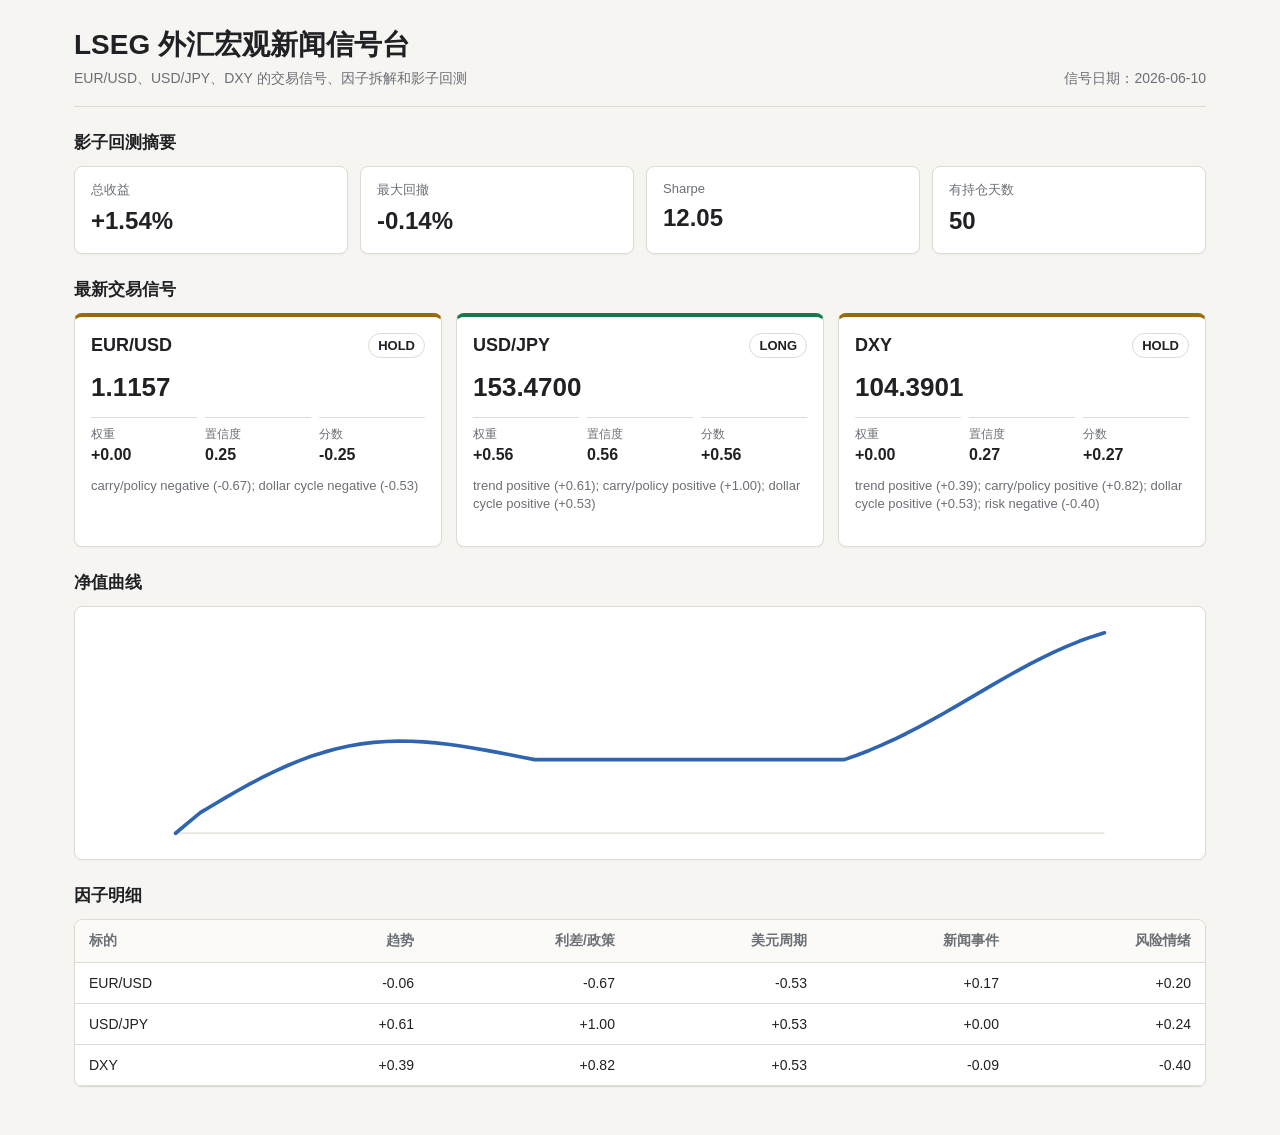
<file: lseg_fx_connector/dashboard.html>
<!doctype html>
<html lang="zh-CN">
<head>
  <meta charset="utf-8">
  <meta name="viewport" content="width=device-width, initial-scale=1">
  <title>LSEG FX Signal Dashboard</title>
  <style>
    :root {
      --bg: #f6f5f1;
      --panel: #ffffff;
      --ink: #202124;
      --muted: #6b6f76;
      --line: #dedbd2;
      --green: #16794c;
      --red: #b23a32;
      --amber: #9a6a06;
      --blue: #2f65b0;
    }
    * { box-sizing: border-box; }
    body {
      margin: 0;
      background: var(--bg);
      color: var(--ink);
      font-family: -apple-system, BlinkMacSystemFont, "Segoe UI", "PingFang SC", "Microsoft YaHei", sans-serif;
      letter-spacing: 0;
    }
    .page { max-width: 1180px; margin: 0 auto; padding: 28px 24px 48px; }
    header { display: flex; justify-content: space-between; gap: 24px; align-items: flex-end; border-bottom: 1px solid var(--line); padding-bottom: 18px; }
    h1 { margin: 0; font-size: 28px; line-height: 1.2; font-weight: 720; }
    .subtitle { margin: 8px 0 0; color: var(--muted); font-size: 14px; }
    .asof { color: var(--muted); font-size: 14px; text-align: right; white-space: nowrap; }
    section { margin-top: 24px; }
    h2 { font-size: 17px; margin: 0 0 12px; }
    .metrics { display: grid; grid-template-columns: repeat(4, minmax(0, 1fr)); gap: 12px; }
    .metric, .signal-card, .chart-panel, .table-panel {
      background: var(--panel);
      border: 1px solid var(--line);
      border-radius: 8px;
      box-shadow: 0 1px 2px rgba(30, 30, 30, 0.04);
    }
    .metric { padding: 14px 16px; min-height: 88px; }
    .metric span { display: block; color: var(--muted); font-size: 13px; }
    .metric strong { display: block; margin-top: 8px; font-size: 24px; }
    .signals { display: grid; grid-template-columns: repeat(3, minmax(0, 1fr)); gap: 14px; }
    .signal-card { padding: 16px; min-height: 218px; border-top-width: 4px; }
    .signal-card.long { border-top-color: var(--green); }
    .signal-card.short { border-top-color: var(--red); }
    .signal-card.hold { border-top-color: var(--amber); }
    .signal-top { display: flex; justify-content: space-between; align-items: center; gap: 12px; }
    .instrument { font-weight: 720; font-size: 18px; }
    .side { font-size: 13px; font-weight: 720; padding: 4px 9px; border: 1px solid var(--line); border-radius: 999px; }
    .price { margin-top: 14px; font-size: 26px; font-weight: 720; }
    .signal-grid { display: grid; grid-template-columns: repeat(3, minmax(0, 1fr)); gap: 8px; margin-top: 14px; }
    .signal-grid div { border-top: 1px solid var(--line); padding-top: 8px; }
    .signal-grid span { display: block; color: var(--muted); font-size: 12px; }
    .signal-grid strong { display: block; margin-top: 3px; font-size: 16px; }
    .signal-card p { color: var(--muted); font-size: 13px; line-height: 1.45; min-height: 40px; }
    .chart-panel { padding: 16px; }
    .equity-chart { width: 100%; height: 220px; display: block; }
    .axis { stroke: var(--line); stroke-width: 1; }
    .equity-line { stroke: var(--blue); stroke-width: 3; stroke-linecap: round; stroke-linejoin: round; }
    .table-panel { overflow: hidden; }
    table { width: 100%; border-collapse: collapse; font-size: 14px; }
    th, td { padding: 12px 14px; border-bottom: 1px solid var(--line); text-align: right; }
    th:first-child, td:first-child { text-align: left; }
    th { color: var(--muted); font-weight: 650; background: #fbfaf7; }
    .empty { padding: 24px; color: var(--muted); background: var(--panel); border: 1px solid var(--line); border-radius: 8px; }
    @media (max-width: 860px) {
      header { display: block; }
      .asof { text-align: left; margin-top: 12px; }
      .metrics, .signals { grid-template-columns: 1fr; }
      .page { padding: 20px 14px 36px; }
      h1 { font-size: 24px; }
      table { min-width: 720px; }
      .table-panel { overflow-x: auto; }
    }
  </style>
</head>
<body>
  <main class="page">
    <header>
      <div>
        <h1>LSEG 外汇宏观新闻信号台</h1>
        <p class="subtitle">EUR/USD、USD/JPY、DXY 的交易信号、因子拆解和影子回测</p>
      </div>
      <div class="asof">信号日期：2026-06-10</div>
    </header>

    <section>
      <h2>影子回测摘要</h2>
      <div class="metrics">
        <div class="metric"><span>总收益</span><strong>+1.54%</strong></div>
        <div class="metric"><span>最大回撤</span><strong>-0.14%</strong></div>
        <div class="metric"><span>Sharpe</span><strong>12.05</strong></div>
        <div class="metric"><span>有持仓天数</span><strong>50</strong></div>
      </div>
    </section>

    <section>
      <h2>最新交易信号</h2>
      <div class="signals">
            <article class="signal-card hold">
              <div class="signal-top">
                <span class="instrument">EUR/USD</span>
                <span class="side">HOLD</span>
              </div>
              <div class="price">1.1157</div>
              <div class="signal-grid">
                <div><span>权重</span><strong>+0.00</strong></div>
                <div><span>置信度</span><strong>0.25</strong></div>
                <div><span>分数</span><strong>-0.25</strong></div>
              </div>
              <p>carry/policy negative (-0.67); dollar cycle negative (-0.53)</p>
            </article>
            

            <article class="signal-card long">
              <div class="signal-top">
                <span class="instrument">USD/JPY</span>
                <span class="side">LONG</span>
              </div>
              <div class="price">153.4700</div>
              <div class="signal-grid">
                <div><span>权重</span><strong>+0.56</strong></div>
                <div><span>置信度</span><strong>0.56</strong></div>
                <div><span>分数</span><strong>+0.56</strong></div>
              </div>
              <p>trend positive (+0.61); carry/policy positive (+1.00); dollar cycle positive (+0.53)</p>
            </article>
            

            <article class="signal-card hold">
              <div class="signal-top">
                <span class="instrument">DXY</span>
                <span class="side">HOLD</span>
              </div>
              <div class="price">104.3901</div>
              <div class="signal-grid">
                <div><span>权重</span><strong>+0.00</strong></div>
                <div><span>置信度</span><strong>0.27</strong></div>
                <div><span>分数</span><strong>+0.27</strong></div>
              </div>
              <p>trend positive (+0.39); carry/policy positive (+0.82); dollar cycle positive (+0.53); risk negative (-0.40)</p>
            </article>
            </div>
    </section>

    <section>
      <h2>净值曲线</h2>
      <div class="chart-panel">
    <svg class="equity-chart" viewBox="0 0 760 180" role="img" aria-label="Equity curve">
      <line x1="0" y1="172" x2="760" y2="172" class="axis" />
      <polyline points="0.00,172.00 10.13,163.53 20.27,155.18 30.40,149.09 40.53,143.09 50.67,137.27 60.80,131.67 70.93,126.36 81.07,121.38 91.20,116.80 101.33,112.62 111.47,108.89 121.60,105.66 131.73,102.91 141.87,100.67 152.00,98.94 162.13,97.69 172.27,96.93 182.40,96.62 192.53,96.72 202.67,97.22 212.80,98.07 222.93,99.22 233.07,100.63 243.20,102.23 253.33,104.00 263.47,105.88 273.60,107.83 283.73,109.80 293.87,111.77 304.00,111.77 314.13,111.77 324.27,111.77 334.40,111.77 344.53,111.77 354.67,111.77 364.80,111.77 374.93,111.77 385.07,111.77 395.20,111.77 405.33,111.77 415.47,111.77 425.60,111.77 435.73,111.77 445.87,111.77 456.00,111.77 466.13,111.77 476.27,111.77 486.40,111.77 496.53,111.77 506.67,111.77 516.80,111.77 526.93,111.77 537.07,111.77 547.20,111.77 557.33,108.19 567.47,104.26 577.60,99.97 587.73,95.34 597.87,90.40 608.00,85.18 618.13,79.71 628.27,74.04 638.40,68.23 648.53,62.32 658.67,56.37 668.80,50.45 678.93,44.62 689.07,38.94 699.20,33.47 709.33,28.27 719.47,23.39 729.60,18.89 739.73,14.80 749.87,11.16 760.00,8.00" class="equity-line" fill="none" />
    </svg>
    </div>
    </section>

    <section>
      <h2>因子明细</h2>
      <div class="table-panel">
    <table>
      <thead>
        <tr>
          <th>标的</th>
          <th>趋势</th>
          <th>利差/政策</th>
          <th>美元周期</th>
          <th>新闻事件</th>
          <th>风险情绪</th>
        </tr>
      </thead>
      <tbody><tr><td>EUR/USD</td><td>-0.06</td><td>-0.67</td><td>-0.53</td><td>+0.17</td><td>+0.20</td></tr><tr><td>USD/JPY</td><td>+0.61</td><td>+1.00</td><td>+0.53</td><td>+0.00</td><td>+0.24</td></tr><tr><td>DXY</td><td>+0.39</td><td>+0.82</td><td>+0.53</td><td>-0.09</td><td>-0.40</td></tr></tbody>
    </table>
    </div>
    </section>
  </main>
</body>
</html>
</file>
